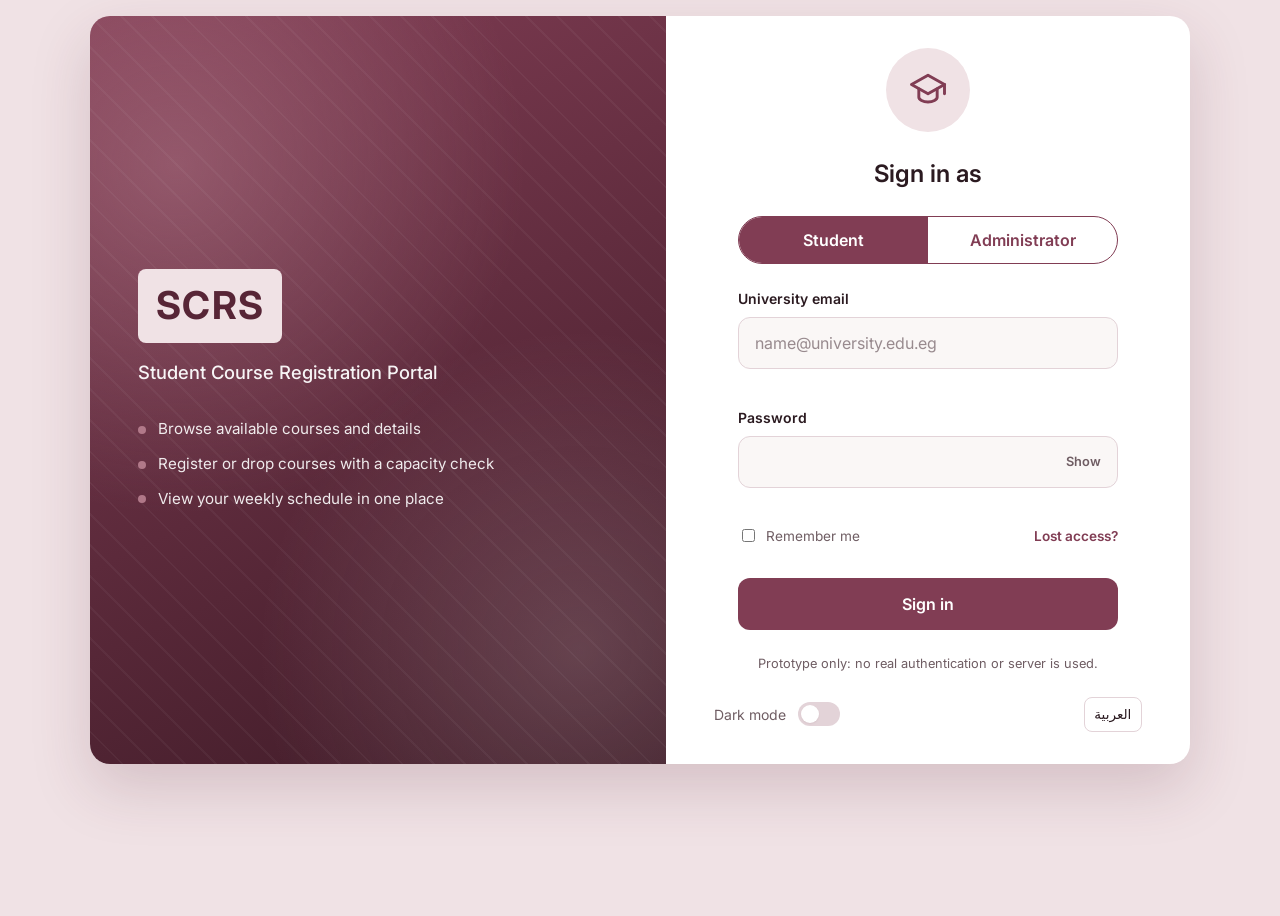
<file: pages/index.html>
<!DOCTYPE html>
<html lang="en" dir="ltr" data-theme="light">
<head>
  <meta charset="UTF-8" />
  <meta name="viewport" content="width=device-width, initial-scale=1" />
  <title>Sign in | Student Course Registration System</title>
  <link rel="stylesheet" href="../css/main.css" />
</head>
<body>
  <main class="auth">
    <!-- Brand panel -->
    <section class="auth__brand" aria-labelledby="brand-title">
      <span class="brand-badge" id="brand-title" data-i18n="brand.name">SCRS</span>
      <h1 class="auth__tagline" data-i18n="brand.tagline">Course Registration Portal</h1>
      <ul class="auth__highlights">
        <li data-i18n="brand.point1">Browse available courses and details</li>
        <li data-i18n="brand.point2">Register or drop courses with a capacity check</li>
        <li data-i18n="brand.point3">View your weekly schedule in one place</li>
      </ul>
    </section>

    <!-- Form panel -->
    <section class="auth__panel">
      <div class="auth__form-wrap">
        <div class="auth__logo" aria-hidden="true">
          <svg viewBox="0 0 24 24" fill="none" stroke="currentColor" stroke-width="1.6" stroke-linecap="round" stroke-linejoin="round">
            <path d="M3 9l9-5 9 5-9 5-9-5z" />
            <path d="M7 11.5V16c0 1.2 2.2 2.5 5 2.5s5-1.3 5-2.5v-4.5" />
            <path d="M21 9v5" />
          </svg>
        </div>

        <h2 class="auth__title" data-i18n="auth.signInAs">Sign in as</h2>

        <div class="segmented" role="radiogroup" aria-label="Account type" id="role-switch">
          <button type="button" class="segmented__option" role="radio" aria-checked="true" data-role="student" data-i18n="auth.student">Student</button>
          <button type="button" class="segmented__option" role="radio" aria-checked="false" data-role="admin" data-i18n="auth.admin">Administrator</button>
        </div>

        <form class="auth__form" id="login-form" novalidate>
          <div class="field">
            <label class="field__label" for="email" data-i18n="auth.email">University email</label>
            <input class="field__input" id="email" name="email" type="email" autocomplete="username"
                   placeholder="name@university.edu.eg" data-i18n-placeholder="auth.emailPlaceholder" />
            <span class="field__error" id="email-error" role="alert"></span>
          </div>

          <div class="field">
            <label class="field__label" for="password" data-i18n="auth.password">Password</label>
            <div class="field__control">
              <input class="field__input" id="password" name="password" type="password" autocomplete="current-password" />
              <button type="button" class="field__toggle" id="password-toggle" data-i18n="auth.show">Show</button>
            </div>
            <span class="field__error" id="password-error" role="alert"></span>
          </div>

          <div class="auth__row">
            <label class="auth__remember">
              <input type="checkbox" id="remember" />
              <span data-i18n="auth.remember">Remember me</span>
            </label>
            <a class="link" href="#" id="forgot-link" data-i18n="auth.forgot">Lost access?</a>
          </div>

          <div id="form-message" role="status" aria-live="polite"></div>

          <button type="submit" class="btn btn-primary" id="submit-btn" data-i18n="auth.signIn">Sign in</button>
        </form>

        <p class="auth__note" data-i18n="auth.note">Prototype only: no real authentication or server is used.</p>
      </div>

      <div class="auth__footer">
        <div class="switch">
          <span id="theme-label" data-i18n="ui.darkMode">Dark mode</span>
          <button type="button" class="switch__track" id="theme-toggle" role="switch" aria-checked="false" aria-labelledby="theme-label"></button>
        </div>
        <button type="button" class="icon-btn" id="lang-toggle" aria-label="Change language">
          <span id="lang-toggle-label">العربية</span>
        </button>
      </div>
    </section>
  </main>

  <script src="../js/main.js"></script>
</body>
</html>
</file>
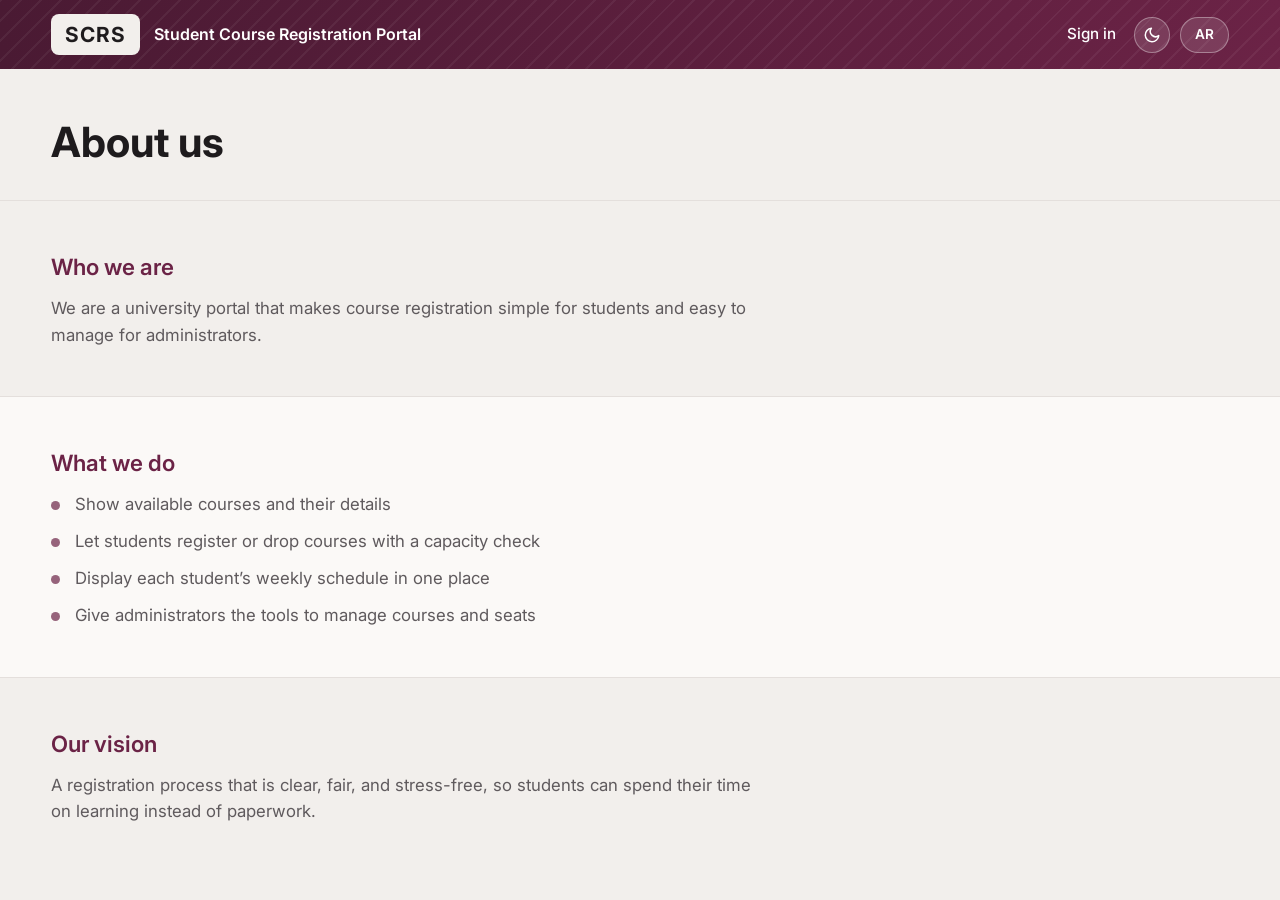
<file: SA/About/about.html>
<!DOCTYPE html>
<html lang="en" dir="ltr">
<head>
  <meta charset="UTF-8">
  <meta name="viewport" content="width=device-width, initial-scale=1">
  <title>About us | Student Course Registration</title>
  <link rel="preconnect" href="https://fonts.googleapis.com">
  <link rel="preconnect" href="https://fonts.gstatic.com" crossorigin>
  <link href="https://fonts.googleapis.com/css2?family=Inter:wght@400;500;600;700&display=swap" rel="stylesheet">
  <link rel="stylesheet" href="about.css">
</head>
<body>
  <header class="strap">
    <a class="brand" href="index.html">
      <div class="logo">SCRS</div>
      <span data-i18n="portal">Student Course Registration Portal</span>
    </a>
    <div class="actions">
      <a class="back" href="index.html" data-i18n="back">Sign in</a>
      <button class="icon-btn" id="themeBtn" type="button" aria-label="Toggle dark mode">
        <svg class="moon" viewBox="0 0 24 24" fill="none" stroke="currentColor" stroke-width="2" stroke-linecap="round" stroke-linejoin="round"><path d="M21 12.8A9 9 0 1 1 11.2 3a7 7 0 0 0 9.8 9.8z"/></svg>
        <svg class="sun" viewBox="0 0 24 24" fill="none" stroke="currentColor" stroke-width="2" stroke-linecap="round" stroke-linejoin="round"><circle cx="12" cy="12" r="4"/><path d="M12 2v2M12 20v2M4.9 4.9l1.4 1.4M17.7 17.7l1.4 1.4M2 12h2M20 12h2M4.9 19.1l1.4-1.4M17.7 6.3l1.4-1.4"/></svg>
      </button>
      <button class="lang-btn" id="langBtn" type="button" aria-label="Change language">AR</button>
    </div>
  </header>

  <main>
    <div class="hero">
      <h1 data-i18n="title">About us</h1>
    </div>

    <section class="band">
      <div class="inner">
        <h2 data-i18n="whoT">Who we are</h2>
        <p data-i18n="whoP">We are a university portal that makes course registration simple for students and easy to manage for administrators.</p>
      </div>
    </section>

    <section class="band">
      <div class="inner">
        <h2 data-i18n="whatT">What we do</h2>
        <ul>
          <li data-i18n="what1">Show available courses and their details</li>
          <li data-i18n="what2">Let students register or drop courses with a capacity check</li>
          <li data-i18n="what3">Display each student’s weekly schedule in one place</li>
          <li data-i18n="what4">Give administrators the tools to manage courses and seats</li>
        </ul>
      </div>
    </section>

    <section class="band">
      <div class="inner">
        <h2 data-i18n="visT">Our vision</h2>
        <p data-i18n="visP">A registration process that is clear, fair, and stress-free, that saves time and effort, so students can spend their time on learning instead of paperwork.</p>
      </div>
    </section>
  </main>
  
  <!-- <footer data-i18n="foot">Having a problem? Contact us at support@university.edu
    or give a feedback <a href="feedback.html" data-i18n="feed">here</a>.
  </footer> -->

  <script src="about.js"></script>
</body>
</html>
</file>
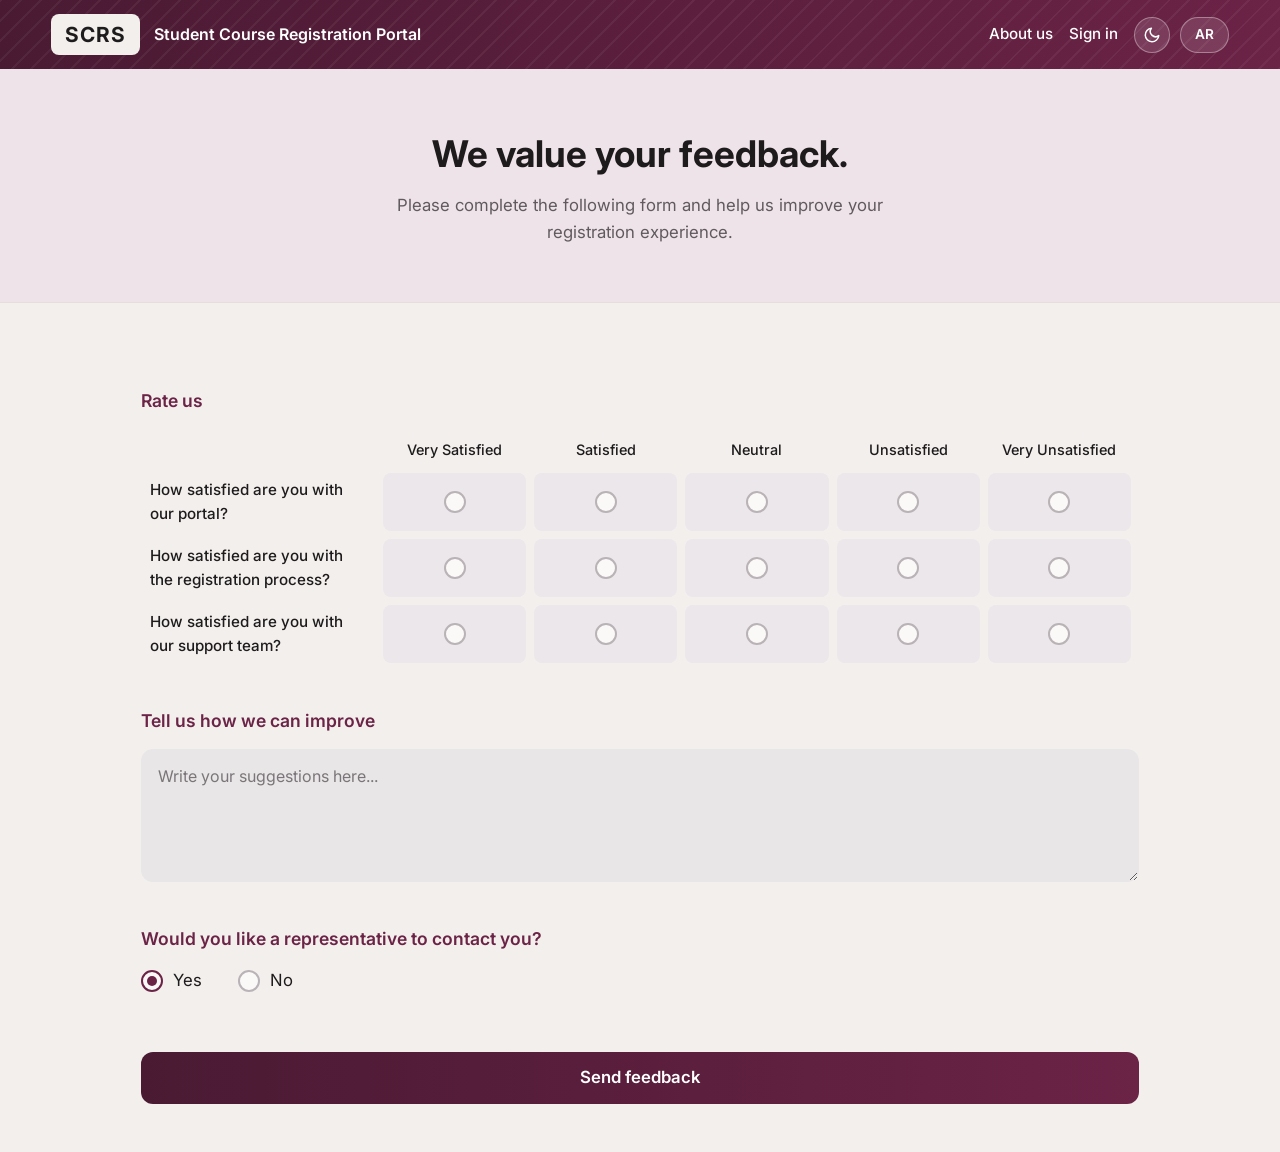
<file: SA/feedback/feedback.html>
<!DOCTYPE html>
<html lang="en" dir="ltr">
<head>
  <meta charset="UTF-8">
  <meta name="viewport" content="width=device-width, initial-scale=1">
  <title>Feedback | Student Course Registration</title>
  <link rel="preconnect" href="https://fonts.googleapis.com">
  <link rel="preconnect" href="https://fonts.gstatic.com" crossorigin>
  <link href="https://fonts.googleapis.com/css2?family=Inter:wght@400;500;600;700&display=swap" rel="stylesheet">
  <link rel="stylesheet" href="feedback.css">
</head>
<body>
  <header class="strap">
    <a class="brand" href="index.html">
      <div class="logo">SCRS</div>
      <span data-i18n="portal">Student Course Registration Portal</span>
    </a>
    <div class="actions">
      <a class="nav-link" href="about.html" data-i18n="about">About us</a>
      <a class="nav-link" href="index.html" data-i18n="signin">Sign in</a>
      <button class="icon-btn" id="themeBtn" type="button" aria-label="Toggle dark mode">
        <svg class="moon" viewBox="0 0 24 24" fill="none" stroke="currentColor" stroke-width="2" stroke-linecap="round" stroke-linejoin="round"><path d="M21 12.8A9 9 0 1 1 11.2 3a7 7 0 0 0 9.8 9.8z"/></svg>
        <svg class="sun" viewBox="0 0 24 24" fill="none" stroke="currentColor" stroke-width="2" stroke-linecap="round" stroke-linejoin="round"><circle cx="12" cy="12" r="4"/><path d="M12 2v2M12 20v2M4.9 4.9l1.4 1.4M17.7 17.7l1.4 1.4M2 12h2M20 12h2M4.9 19.1l1.4-1.4M17.7 6.3l1.4-1.4"/></svg>
      </button>
      <button class="lang-btn" id="langBtn" type="button" aria-label="Change language">AR</button>
    </div>
  </header>

  <main>
    <div class="hero">
      <h1 data-i18n="heroT">We value your feedback.</h1>
      <p data-i18n="heroP">Please complete the following form and help us improve your registration experience.</p>
    </div>

    <form class="feedback-form" id="feedbackForm">

      <!-- Rating matrix -->
      <h2 class="q" data-i18n="rateT">Rate us</h2>
      <div class="table-wrap">
        <table class="rating">
          <thead>
            <tr>
              <td class="corner"></td>
              <th scope="col" data-i18n="c1">Very Satisfied</th>
              <th scope="col" data-i18n="c2">Satisfied</th>
              <th scope="col" data-i18n="c3">Neutral</th>
              <th scope="col" data-i18n="c4">Unsatisfied</th>
              <th scope="col" data-i18n="c5">Very Unsatisfied</th>
            </tr>
          </thead>
          <tbody>
            <tr>
              <th scope="row" data-i18n="r1">How satisfied are you with our portal?</th>
              <td><label><input type="radio" name="portal" value="5" required></label></td>
              <td><label><input type="radio" name="portal" value="4" required></label></td>
              <td><label><input type="radio" name="portal" value="3" required></label></td>
              <td><label><input type="radio" name="portal" value="2" required></label></td>
              <td><label><input type="radio" name="portal" value="1" required></label></td>
            </tr>
            <tr>
              <th scope="row" data-i18n="r2">How satisfied are you with the registration process?</th>
              <td><label><input type="radio" name="process" value="5" required></label></td>
              <td><label><input type="radio" name="process" value="4" required></label></td>
              <td><label><input type="radio" name="process" value="3" required></label></td>
              <td><label><input type="radio" name="process" value="2" required></label></td>
              <td><label><input type="radio" name="process" value="1" required></label></td>
            </tr>
            <tr>
              <th scope="row" data-i18n="r3">How satisfied are you with our support team?</th>
              <td><label><input type="radio" name="team" value="5" required></label></td>
              <td><label><input type="radio" name="team" value="4" required></label></td>
              <td><label><input type="radio" name="team" value="3" required></label></td>
              <td><label><input type="radio" name="team" value="2" required></label></td>
              <td><label><input type="radio" name="team" value="1" required></label></td>
            </tr>
          </tbody>
        </table>
      </div>

      <!-- Free text -->
      <h2 class="q" data-i18n="improveT">Tell us how we can improve</h2>
      <textarea name="improve" rows="4" data-i18n-ph="improvePh" placeholder="Write your suggestions here..." required></textarea>

      <!-- Representative -->
      <h2 class="q" data-i18n="repT">Would you like a representative to contact you?</h2>
      <div class="choices">
        <label class="choice"><input type="radio" name="contact" value="yes" checked> <span data-i18n="yes">Yes</span></label>
        <label class="choice"><input type="radio" name="contact" value="no"> <span data-i18n="no">No</span></label>
      </div>

      <p class="msg" id="formMsg" role="status" aria-live="polite"></p>
      <button class="submit" type="submit" data-i18n="send">Send feedback</button>
    </form>
  </main>

  <!-- <footer data-i18n="foot">Thank you for your feedback.</footer> -->

  <script src="feedback.js"></script>
</body>
</html>
</file>
<file: css/main.css>
@import url("https://fonts.googleapis.com/css2?family=Cairo:wght@400;600;700&family=Inter:wght@400;500;600;700&display=swap");
@import "../assets/variables.css";
@import "../assets/components.css";

*, *::before, *::after { box-sizing: border-box; }

html { -webkit-text-size-adjust: 100%; }

body {
  margin: 0;
  min-height: 100vh;
  background: var(--bg-page);
  color: var(--text-primary);
  font-family: var(--font-en);
  line-height: 1.5;
  transition: background var(--transition), color var(--transition);
}
html[lang="ar"] body { font-family: var(--font-ar); }

.visually-hidden {
  position: absolute;
  width: 1px; height: 1px;
  margin: -1px; padding: 0;
  overflow: hidden;
  clip: rect(0, 0, 0, 0);
  white-space: nowrap;
  border: 0;
}

/* ---------- Sign-in page layout ---------- */
.auth {
  display: grid;
  grid-template-columns: 1.1fr 1fr;
  width: min(1100px, 100% - 2rem);
  min-height: min(680px, 100vh - 2rem);
  margin: 1rem auto;
  background: var(--bg-surface);
  border-radius: var(--radius-lg);
  box-shadow: var(--shadow-lg);
  overflow: hidden;
}

/* Brand panel */
.auth__brand {
  position: relative;
  display: flex;
  flex-direction: column;
  justify-content: center;
  gap: var(--space-4);
  padding: var(--space-7);
  color: #fff;
  background:
    radial-gradient(circle at 15% 20%, rgba(185, 129, 145, 0.45), transparent 45%),
    radial-gradient(circle at 85% 85%, rgba(240, 226, 229, 0.18), transparent 40%),
    linear-gradient(155deg, var(--color-burgundy-500), var(--color-burgundy-900));
  overflow: hidden;
}
.auth__brand::before {
  content: "";
  position: absolute;
  inset: 0;
  background-image: repeating-linear-gradient(
    45deg, rgba(255, 255, 255, 0.04) 0 2px, transparent 2px 22px);
  pointer-events: none;
}
.auth__brand > * { position: relative; }

.brand-badge {
  align-self: flex-start;
  padding: 0.5rem 1.1rem;
  background: var(--color-blush-100);
  color: var(--color-burgundy-700);
  font-size: clamp(1.6rem, 3vw, 2.4rem);
  font-weight: 700;
  letter-spacing: 0.04em;
  border-radius: var(--radius-sm);
}
.auth__tagline { margin: 0; max-width: 28ch; font-size: 1.15rem; font-weight: 500; opacity: 0.95; }
.auth__highlights { margin: var(--space-4) 0 0; padding: 0; list-style: none; display: grid; gap: var(--space-3); }
.auth__highlights li { display: flex; align-items: center; gap: var(--space-3); font-size: 0.95rem; opacity: 0.9; }
.auth__highlights li::before {
  content: "";
  flex: none;
  width: 8px; height: 8px;
  border-radius: 50%;
  background: var(--color-rose-400);
}

/* Form panel */
.auth__panel {
  display: flex;
  flex-direction: column;
  padding: var(--space-6) var(--space-7);
}
.auth__form-wrap {
  flex: 1;
  display: flex;
  flex-direction: column;
  justify-content: center;
  gap: var(--space-5);
  width: 100%;
  max-width: 380px;
  margin-inline: auto;
}
.auth__logo {
  display: grid;
  place-items: center;
  width: 84px; height: 84px;
  margin-inline: auto;
  border-radius: 50%;
  background: var(--color-blush-100);
  color: var(--color-burgundy-500);
}
.auth__logo svg { width: 44px; height: 44px; }
.auth__title { margin: 0; text-align: center; font-size: 1.5rem; font-weight: 600; }
.auth__form { display: grid; gap: var(--space-4); }
.auth__row { display: flex; justify-content: space-between; align-items: center; font-size: 0.85rem; }
.auth__remember { display: inline-flex; align-items: center; gap: var(--space-2); color: var(--text-secondary); cursor: pointer; }
.auth__remember input { accent-color: var(--primary); }
.auth__note { margin: 0; font-size: 0.8rem; color: var(--text-secondary); text-align: center; }

.auth__footer {
  display: flex;
  justify-content: space-between;
  align-items: center;
  gap: var(--space-4);
  padding-top: var(--space-5);
}

/* ---------- RTL tweaks ---------- */
[dir="rtl"] .brand-badge { letter-spacing: 0; }
[dir="rtl"] .auth__brand { text-align: right; }

/* ---------- Responsive ---------- */
@media (max-width: 900px) {
  .auth { grid-template-columns: 1fr; width: 100%; margin: 0; min-height: 100vh; border-radius: 0; }
  .auth__brand { padding: var(--space-6) var(--space-5); }
  .auth__highlights { display: none; }
  .auth__panel { padding: var(--space-6) var(--space-5); }
}
@media (max-width: 480px) {
  .auth__footer { flex-direction: column; align-items: flex-start; }
}
@media (prefers-reduced-motion: reduce) {
  * { transition: none !important; }
}
</file>
<file: SA/About/about.css>
:root {
  --maroon: #6b2346;
  --maroon-dark: #4a1a33;
  --bg: #f2efec;
  --panel: #fbf9f7;
  --text: #1e1b1d;
  --muted: #5f5a5d;
  --line: #e4dfdc;
}
:root[data-theme="dark"] {
  --maroon: #b0527f;
  --maroon-dark: #3b1428;
  --bg: #151214;
  --panel: #1f1b1d;
  --text: #f1ecef;
  --muted: #b4acb0;
  --line: #342e31;
}

* { box-sizing: border-box; }
html, body { margin: 0; }
body {
  min-height: 100vh;
  display: flex;
  flex-direction: column;
  font-family: "Inter", "Segoe UI", Tahoma, Arial, sans-serif;
  background: var(--bg);
  color: var(--text);
  line-height: 1.6;
}

/* Top strap */
.strap {
  position: sticky;
  top: 0;
  z-index: 10;
  display: flex;
  align-items: center;
  justify-content: space-between;
  gap: 16px;
  padding: 14px clamp(16px, 4vw, 56px);
  color: #fff;
  background:
    repeating-linear-gradient(135deg, rgba(255,255,255,.05) 0 2px, transparent 2px 14px),
    linear-gradient(90deg, var(--maroon-dark) 0%, var(--maroon) 100%);
}
.brand { display: flex; align-items: center; gap: 14px; text-decoration: none; color: inherit; }
.logo {
  background: #f2efec;
  color: #1e1b1d;
  font-weight: 700;
  font-size: 1.3rem;
  letter-spacing: .04em;
  padding: 4px 14px;
  border-radius: 8px;
}
.brand span { font-weight: 600; }
.actions { display: flex; align-items: center; gap: 10px; }
.back { color: #fff; text-decoration: none; font-weight: 500; font-size: .95rem; margin-inline-end: 8px; }
.back:hover { text-decoration: underline; }
.icon-btn, .lang-btn {
  height: 36px;
  border: 1px solid rgba(255,255,255,.35);
  background: rgba(255,255,255,.12);
  color: #fff;
  border-radius: 999px;
  cursor: pointer;
  font: inherit;
  font-weight: 600;
  font-size: .85rem;
}
.icon-btn { width: 36px; display: grid; place-items: center; padding: 0; }
.lang-btn { padding: 0 14px; }
.icon-btn:hover, .lang-btn:hover { background: rgba(255,255,255,.22); }
.icon-btn svg { width: 18px; height: 18px; }
.icon-btn .sun { display: none; }
:root[data-theme="dark"] .icon-btn .sun { display: block; }
:root[data-theme="dark"] .icon-btn .moon { display: none; }

/* Page */
main { flex: 1; }
.hero {
  padding: clamp(20px, 7vw, 40px) clamp(16px, 4vw, 56px) 24px;
}
.hero h1 { margin: 0; font-size: clamp(1.8rem, 4vw, 2.6rem); font-weight: 700; }

.band { padding: clamp(28px, 4vw, 48px) clamp(16px, 4vw, 56px); border-top: 1px solid var(--line); }
.band:nth-of-type(even) { background: var(--panel); }
.inner { max-width: 960px; }
h2 { margin: 0 0 10px; font-size: 1.4rem; font-weight: 600; color: var(--maroon); }
p { margin: 0; color: var(--muted); font-size: 1.05rem; max-width: 65ch; }
ul { margin: 0; padding: 0; list-style: none; display: grid; gap: 10px; color: var(--muted); font-size: 1.05rem; }
li { padding-inline-start: 24px; position: relative; }
li::before {
  content: "";
  position: absolute;
  inset-inline-start: 0;
  top: .6em;
  width: 9px; height: 9px;
  border-radius: 50%;
  background: var(--maroon);
  opacity: .7;
}

footer {
  padding: 18px clamp(16px, 4vw, 56px);
  border-top: 1px solid var(--line);
  font-size: .8rem;
  color: var(--muted);
}

a:focus-visible, button:focus-visible { outline: 3px solid #fff; outline-offset: 2px; }

@media (max-width: 600px) {
  .brand span { display: none; }
}
</file>
<file: SA/feedback/feedback.css>
:root {
  --maroon: #6b2346;
  --maroon-dark: #4a1a33;
  --bg: #f2efec;
  --panel: #fbf9f7;
  --text: #1e1b1d;
  --muted: #5f5a5d;
  --line: #e4dfdc;
  --field: #e9e6e8;
  --cell: #ece7ea;
  --hero: #efe3ea;
  --radio-border: #b9b2b6;
  --ok: #1f7a46;
}
:root[data-theme="dark"] {
  --maroon: #b0527f;
  --maroon-dark: #3b1428;
  --bg: #151214;
  --panel: #1f1b1d;
  --text: #f1ecef;
  --muted: #b4acb0;
  --line: #342e31;
  --field: #2b2528;
  --cell: #27211f;
  --hero: #2b1a24;
  --radio-border: #6d6469;
  --ok: #5fcf90;
}

* { box-sizing: border-box; }
html, body { margin: 0; }
body {
  min-height: 100vh;
  display: flex;
  flex-direction: column;
  font-family: "Inter", "Segoe UI", Tahoma, Arial, sans-serif;
  background: var(--bg);
  color: var(--text);
  line-height: 1.6;
}

/* Top strap */
.strap {
  position: sticky;
  top: 0;
  z-index: 10;
  display: flex;
  align-items: center;
  justify-content: space-between;
  gap: 16px;
  padding: 14px clamp(16px, 4vw, 56px);
  color: #fff;
  background:
    repeating-linear-gradient(135deg, rgba(255,255,255,.05) 0 2px, transparent 2px 14px),
    linear-gradient(90deg, var(--maroon-dark) 0%, var(--maroon) 100%);
}
.brand { display: flex; align-items: center; gap: 14px; text-decoration: none; color: inherit; }
.logo {
  background: #f2efec;
  color: #1e1b1d;
  font-weight: 700;
  font-size: 1.3rem;
  letter-spacing: .04em;
  padding: 4px 14px;
  border-radius: 8px;
}
.brand span { font-weight: 600; }
.actions { display: flex; align-items: center; gap: 10px; }
.nav-link { color: #fff; text-decoration: none; font-weight: 500; font-size: .95rem; margin-inline-end: 6px; }
.nav-link:hover { text-decoration: underline; }
.icon-btn, .lang-btn {
  height: 36px;
  border: 1px solid rgba(255,255,255,.35);
  background: rgba(255,255,255,.12);
  color: #fff;
  border-radius: 999px;
  cursor: pointer;
  font: inherit;
  font-weight: 600;
  font-size: .85rem;
}
.icon-btn { width: 36px; display: grid; place-items: center; padding: 0; }
.lang-btn { padding: 0 14px; }
.icon-btn:hover, .lang-btn:hover { background: rgba(255,255,255,.22); }
.icon-btn svg { width: 18px; height: 18px; }
.icon-btn .sun { display: none; }
:root[data-theme="dark"] .icon-btn .sun { display: block; }
:root[data-theme="dark"] .icon-btn .moon { display: none; }

/* Hero box */
main { flex: 1; }
.hero {
  background: var(--hero);
  text-align: center;
  padding: clamp(28px, 5vw, 56px) clamp(16px, 4vw, 56px);
  border-bottom: 1px solid var(--line);
}
.hero h1 { margin: 0 0 8px; font-size: clamp(1.6rem, 3.5vw, 2.3rem); font-weight: 700; }
.hero p { margin: 0 auto; max-width: 52ch; color: var(--muted); font-size: 1.05rem; }

/* Form */
.feedback-form {
  width: 100%;
  max-width: 1100px;
  margin: 0 auto;
  padding: clamp(24px, 4vw, 48px) clamp(16px, 4vw, 56px) 48px;
}
textarea {
  width: 100%;
  font: inherit;
  color: var(--text);
  background: var(--field);
  border: 1px solid transparent;
  border-radius: 12px;
  padding: 14px 16px;
  outline: none;
}
textarea::placeholder { color: var(--muted); opacity: .8; }
textarea:focus {
  border-color: var(--maroon);
}
textarea { resize: vertical; min-height: 120px; }

.q { margin: 36px 0 14px; font-size: 1.1rem; font-weight: 600; color: var(--maroon); }

/* Rating matrix */
.table-wrap { overflow-x: auto; }
.rating {
  width: 100%;
  min-width: 640px;
  border-collapse: separate;
  border-spacing: 8px;
  table-layout: fixed;
}
.rating thead td.corner { width: 24%; background: none; }
.rating thead th {
  font-weight: 500;
  font-size: .9rem;
  color: var(--text);
  padding-bottom: 4px;
}
.rating tbody th {
  font-weight: 500;
  font-size: .95rem;
  text-align: start;
  padding-inline-end: 12px;
}
.rating td { background: var(--cell); border-radius: 8px; padding: 0; }
.rating td label {
  display: grid;
  place-items: center;
  height: 58px;
  cursor: pointer;
}
.rating td:hover { background: var(--line); }

/* Radios (shared) */
input[type="radio"] {
  appearance: none;
  -webkit-appearance: none;
  width: 22px;
  height: 22px;
  margin: 0;
  display: grid;
  place-content: center;
  border: 2px solid var(--radio-border);
  border-radius: 50%;
  background: var(--panel);
  cursor: pointer;
}
input[type="radio"]::before {
  content: "";
  width: 10px;
  height: 10px;
  border-radius: 50%;
  background: var(--maroon);
  transform: scale(0);
  transition: transform .12s ease-in-out;
}
input[type="radio"]:checked { border-color: var(--maroon); }
input[type="radio"]:checked::before { transform: scale(1); }
input[type="radio"]:focus-visible { outline: 3px solid var(--maroon); outline-offset: 2px; }

/* Yes / No */
.choices { display: flex; gap: 36px; }
.choice { display: inline-flex; align-items: center; gap: 10px; cursor: pointer; font-size: 1.05rem; }

/* Submit */
.msg { min-height: 1.6em; margin: 24px 0 8px; font-weight: 500; color: var(--ok); }
.submit {
  width: 100%;
  height: 52px;
  border: none;
  border-radius: 12px;
  color: #fff;
  font: inherit;
  font-weight: 600;
  font-size: 1.05rem;
  cursor: pointer;
  background: linear-gradient(90deg, var(--maroon-dark), var(--maroon));
  transition: transform .15s ease-in-out;
}
.submit:hover { transform: translateY(-2px); }
.submit:focus-visible { outline: 3px solid var(--maroon); outline-offset: 3px; }

footer {
  padding: 18px clamp(16px, 4vw, 56px);
  border-top: 1px solid var(--line);
  font-size: .8rem;
  color: var(--muted);
}
.strap a:focus-visible, .strap button:focus-visible { outline: 3px solid #fff; outline-offset: 2px; }

@media (max-width: 700px) {
  .brand span, .nav-link { display: none; }
}
</file>
